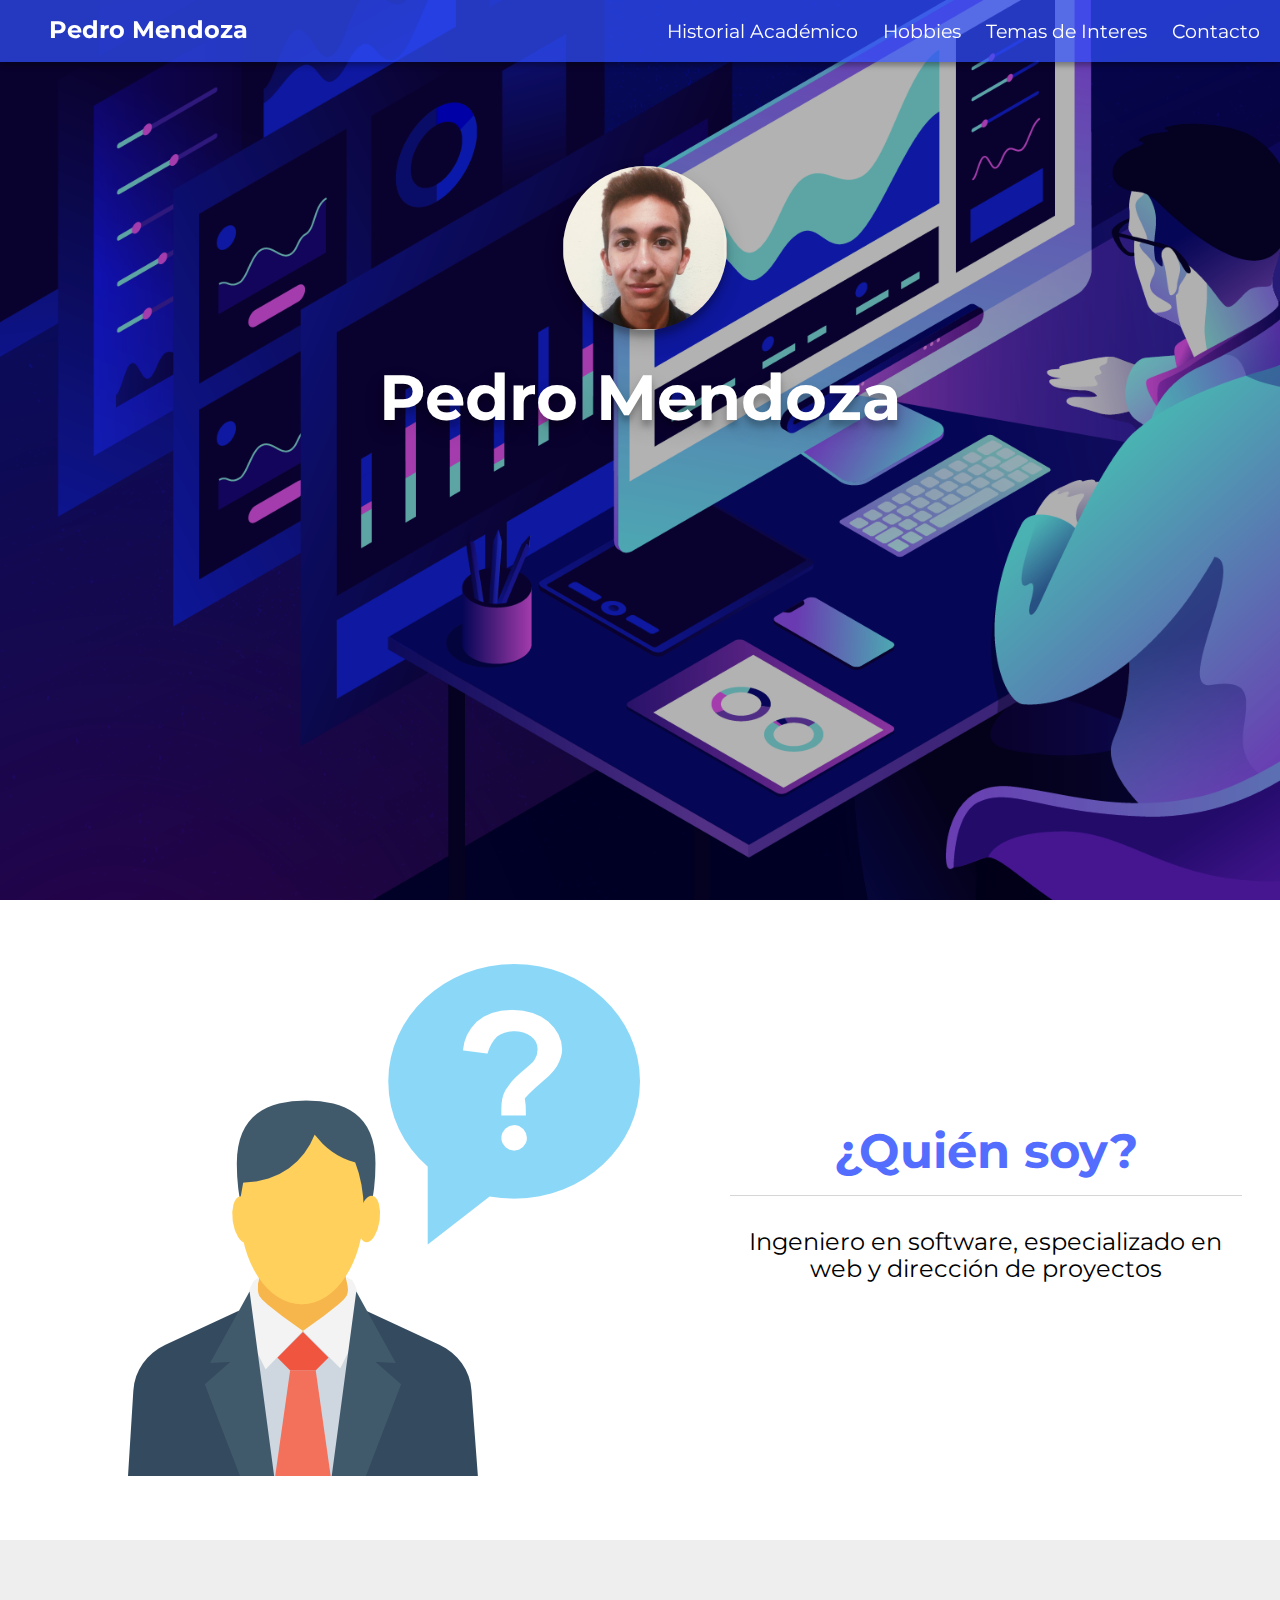
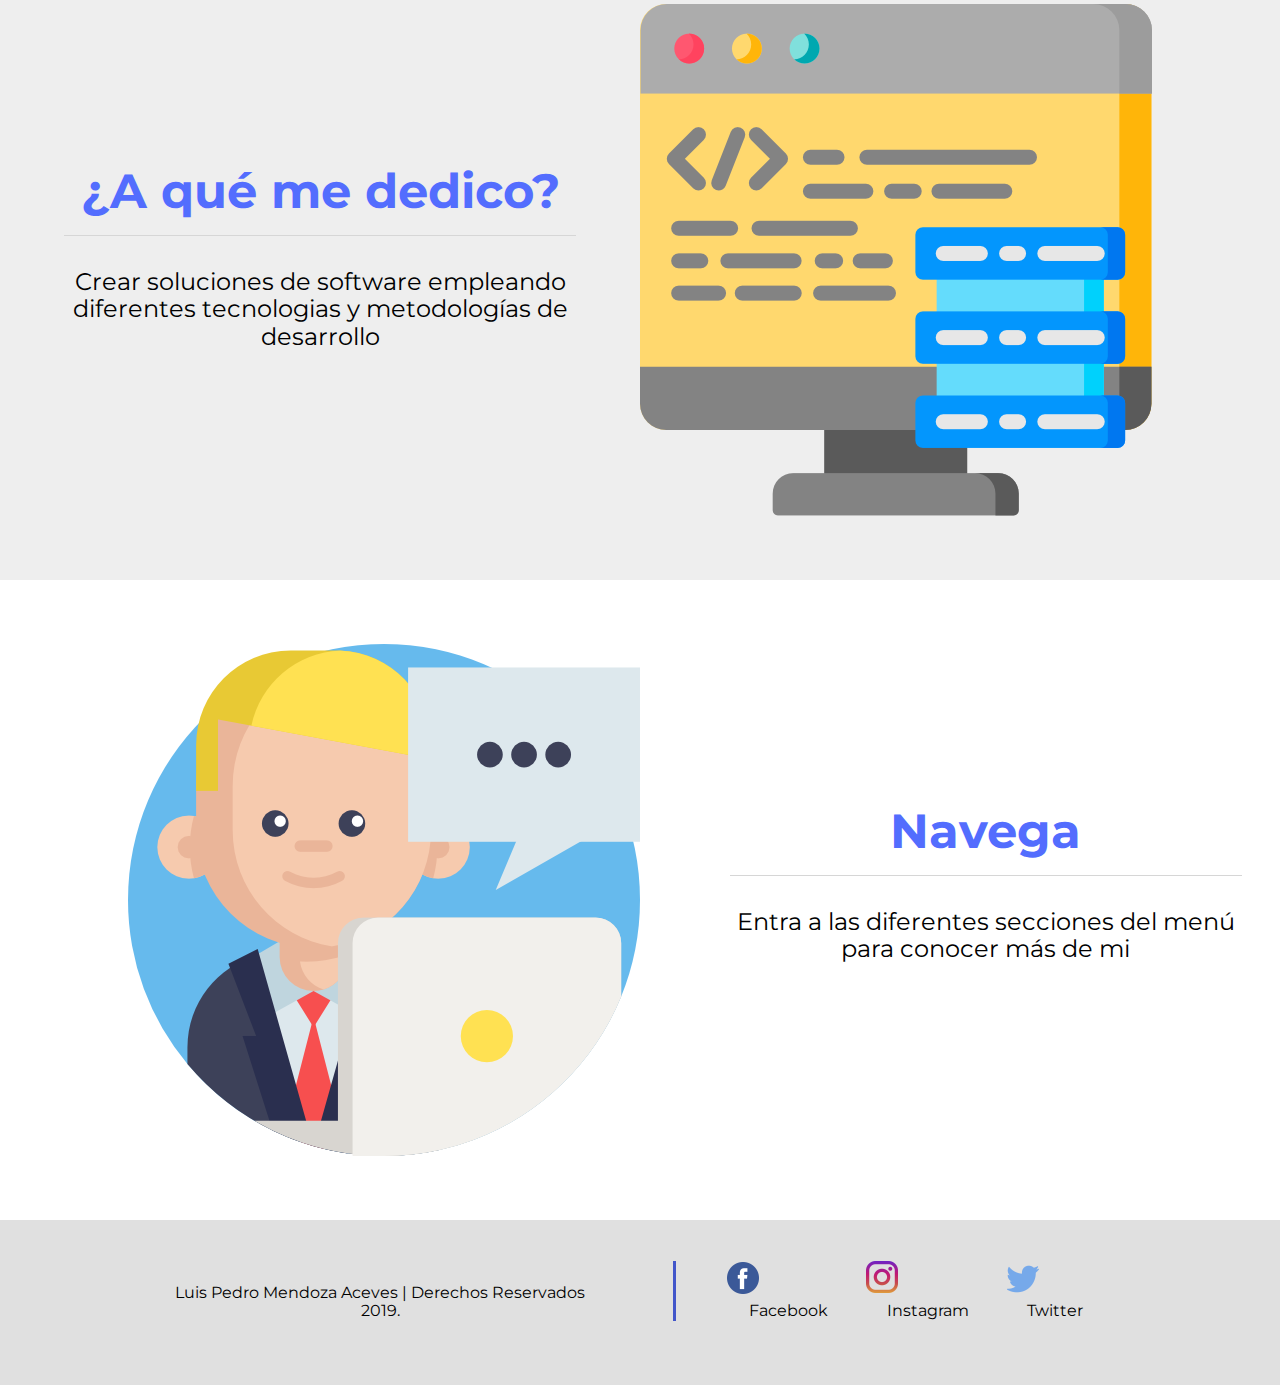
<file: index.html>
<!DOCTYPE html>
<html lang="en">

<head>
   <meta charset="UTF-8">
   <meta name="viewport" content="width=device-width, initial-scale=1.0">
   <meta http-equiv="X-UA-Compatible" content="ie=edge">
   <link rel="shortcut icon" href="img/imgDevelopment.png" type="image/x-icon">
   <link rel="stylesheet" href="css/normalize.css">
   <link rel="stylesheet" href="css/style.css">
   <title>Pedro Mendoza</title>
</head>

<body>

   <header>
      <div class="backHeader">
         <div class="menuBar" id="menuBar">
            <h1><a href="index.html">Pedro Mendoza</a></h1>
            <nav>
               <ul>
                  <a href="estudios.html" class="linkBorder"><li>Historial Académico</li></a>
                  <a href="hobbies.html" class="linkBorder"><li>Hobbies</li></a>
                  <a href="interes.html" class="linkBorder"><li>Temas de Interes</li></a>
                  <a href="contacto.html" class="linkBorder"><li>Contacto</li></a>
               </ul>
            </nav>
         </div>

         <img class="imgContent">  
         <h1 class="imgTitle">Pedro Mendoza</h1>        

      </div>


   </header>

   <section>

      <article class="imageTextContent">
         <div class="imgContent">
            <img src="img/imgWho.png">
            <div class="textContent">
               <h1>
                  ¿Quién soy?
               </h1>
               <p>
                  Ingeniero en software, especializado en web y dirección de proyectos
               </p>
            </div>
         </div>
      </article>
      <article class="imageTextContent grey">
         <div class="imgContentRight">
            <div class="textContentLeft">
               <h1>
                  ¿A qué me dedico?
               </h1>
               <p>
                  Crear soluciones de software empleando diferentes tecnologias y metodologías de desarrollo
               </p>
            </div>
            <img src="img/imgDevelopment.png">
         </div>
      </article>

      <article class="imageTextContent">
         <div class="imgContent">
            <img src="img/imgMeet.png">
            <div class="textContent">
               <h1>
                  Navega
               </h1>
               <p>
                  Entra a las diferentes secciones del menú para conocer más de mi
               </p>
            </div>
         </div>
      </article>
   </section>
   <footer>
      
      <div class="data">
         <p>Luis Pedro Mendoza Aceves   |   Derechos Reservados 2019.</p>
      </div>
      <div class="socialNetworks">
         <div><a href="https://www.facebook.com/pedroslipknot333" target="_blank"><img src="img/facebook.png"><p>Facebook</p></a></div>
         <div><a href="https://www.instagram.com/luispedro_mendoza/" target="_blank"><img src="img/instagram.png"><p>Instagram</p></a></div>
         <div><a href="https://twitter.com/Vengeace1633" target="_blank"><img src="img/twitter.png"><p>Twitter</p></a></div>
      </div>

   </footer>

</body>

</html>
</file>
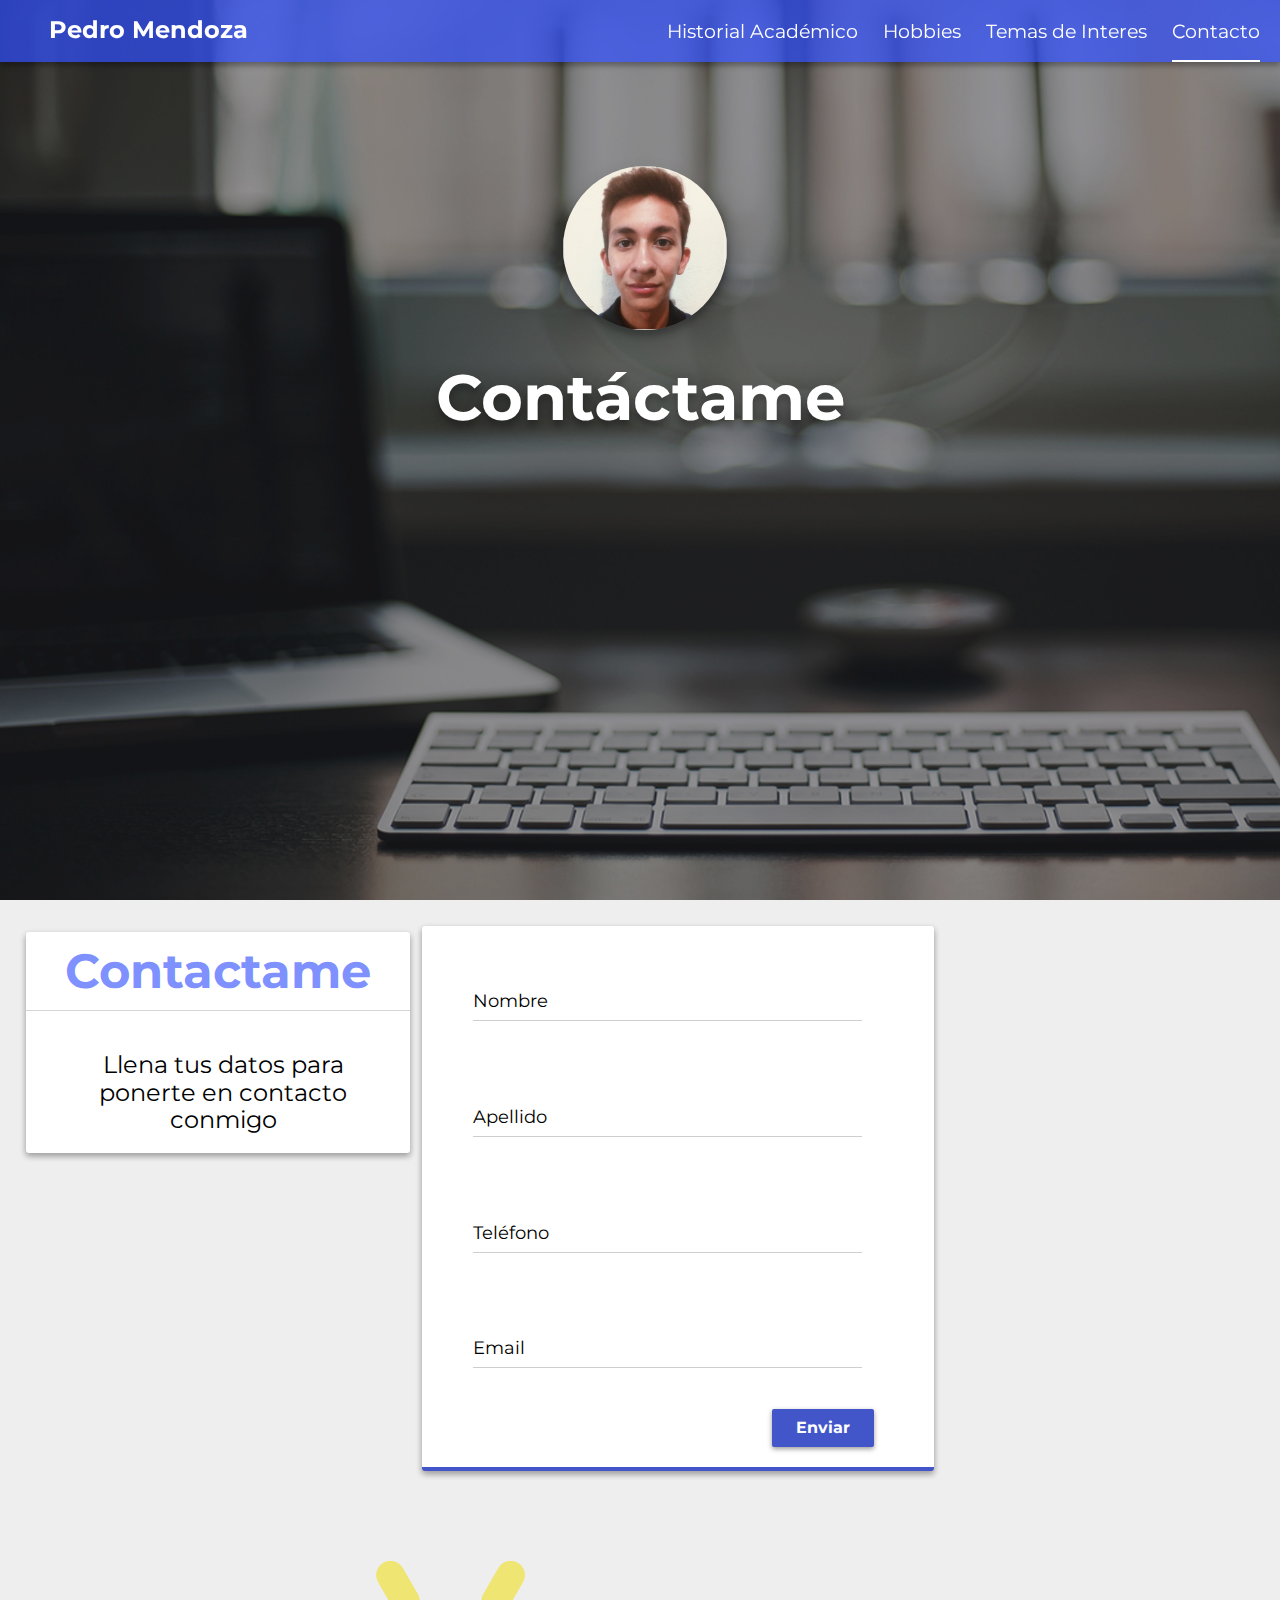
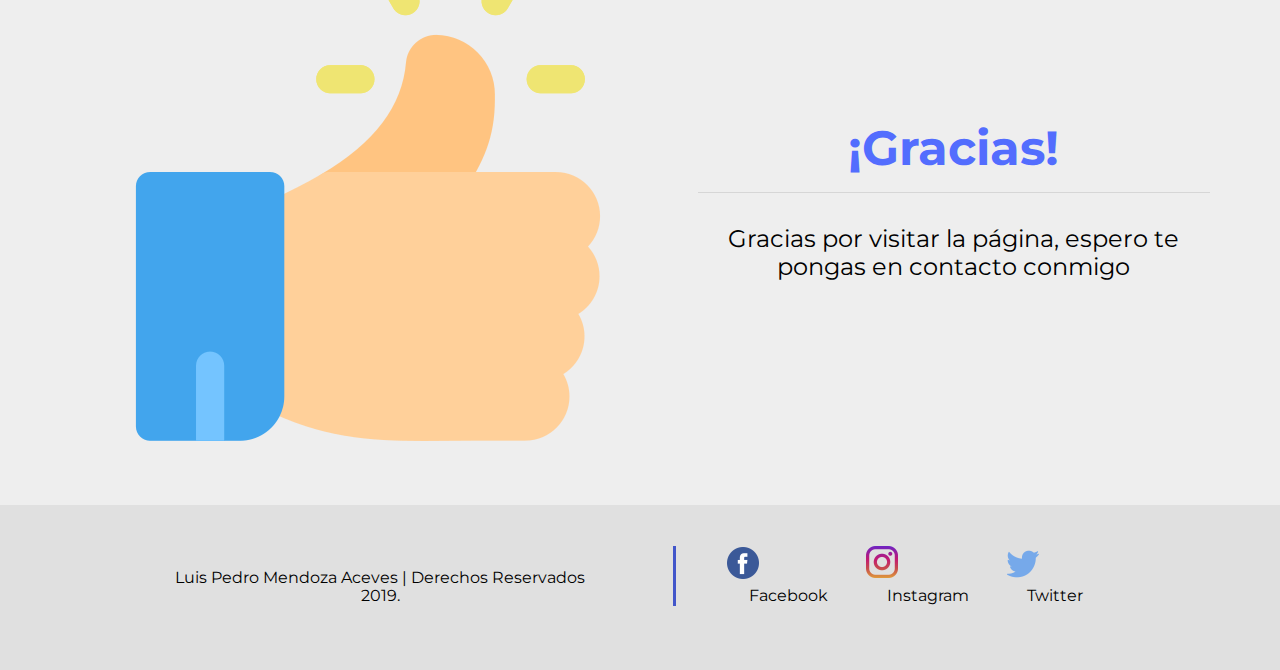
<file: contacto.html>
<!DOCTYPE html>
<html lang="en">

<head>
   <meta charset="UTF-8">
   <meta name="viewport" content="width=device-width, initial-scale=1.0">
   <meta http-equiv="X-UA-Compatible" content="ie=edge">
   <link rel="shortcut icon" href="img/imgDevelopment.png" type="image/x-icon">
   <link rel="stylesheet" href="css/normalize.css">
   <link rel="stylesheet" href="css/style.css">
   <title>Pedro Mendoza</title>
</head>

<body class="grey">

   <header class="hobbies contact">
      <div class="backHeader">
         <div class="menuBar" id="menuBar">
            <h1><a href="index.html">Pedro Mendoza</a></h1>
            <nav>
               <ul>
                  <a href="estudios.html" class="linkBorder"><li>Historial Académico</li></a>
                  <a href="hobbies.html" class="linkBorder"><li>Hobbies</li></a>
                  <a href="interes.html" class="linkBorder"><li>Temas de Interes</li></a>
                  <a href="contacto.html" class="activeBorder"><li>Contacto</li></a>
               </ul>
            </nav>
         </div>

         <img class="imgContent">  
         <h1 class="imgTitle">Contáctame</h1>  

      </div>


   </header>

   <aside>
      <div class="asideContent">
         <h1>
            Contactame
         </h1>
         <p>
            Llena tus datos para ponerte en contacto conmigo
         </p>

      </div>
   </aside>

   <section class="formContent">

      <article class="imageTextContent">
         <form class="form">

            <div class="inputContent">
               <input id="txtNumber" class="txt" type="text" required>
               <label>Nombre</label>
            </div>
         
            <div class="inputContent">
               <input id="txtNumber" class="txt" type="text" required>
               <label>Apellido</label>
            </div>

            <div class="inputContent">
               <input id="txtPhone" class="txt" type="number" required>
               <label>Teléfono</label>
            </div>

            <div class="inputContent">
               <input id="txtEmail" class="txt" type="email" required>
               <label>Email</label>
            </div>
            
            <button id="btnSend">Enviar</button>

         </form>
      </article>

   </section>

   <section>
      <article class="imageTextContent">
         <div class="imgContent">
            <img src="img/imgLike.png">
            <div class="textContent">
               <h1>
                  ¡Gracias!
               </h1>
               <p>
                  Gracias por visitar la página, espero te pongas en contacto conmigo
               </p>
            </div>
         </div>
      </article>
   </section>
   <footer>

      <div class="data">
         <p>Luis Pedro Mendoza Aceves | Derechos Reservados 2019.</p>
      </div>
      <div class="socialNetworks">
         <div><a href="https://www.facebook.com/pedroslipknot333" target="_blank"><img src="img/facebook.png"><p>Facebook</p></a></div>
         <div><a href="https://www.instagram.com/luispedro_mendoza/" target="_blank"><img src="img/instagram.png"><p>Instagram</p></a></div>
         <div><a href="https://twitter.com/Vengeace1633" target="_blank"><img src="img/twitter.png"><p>Twitter</p></a></div>
      </div>

   </footer>

</body>

</html>
</file>
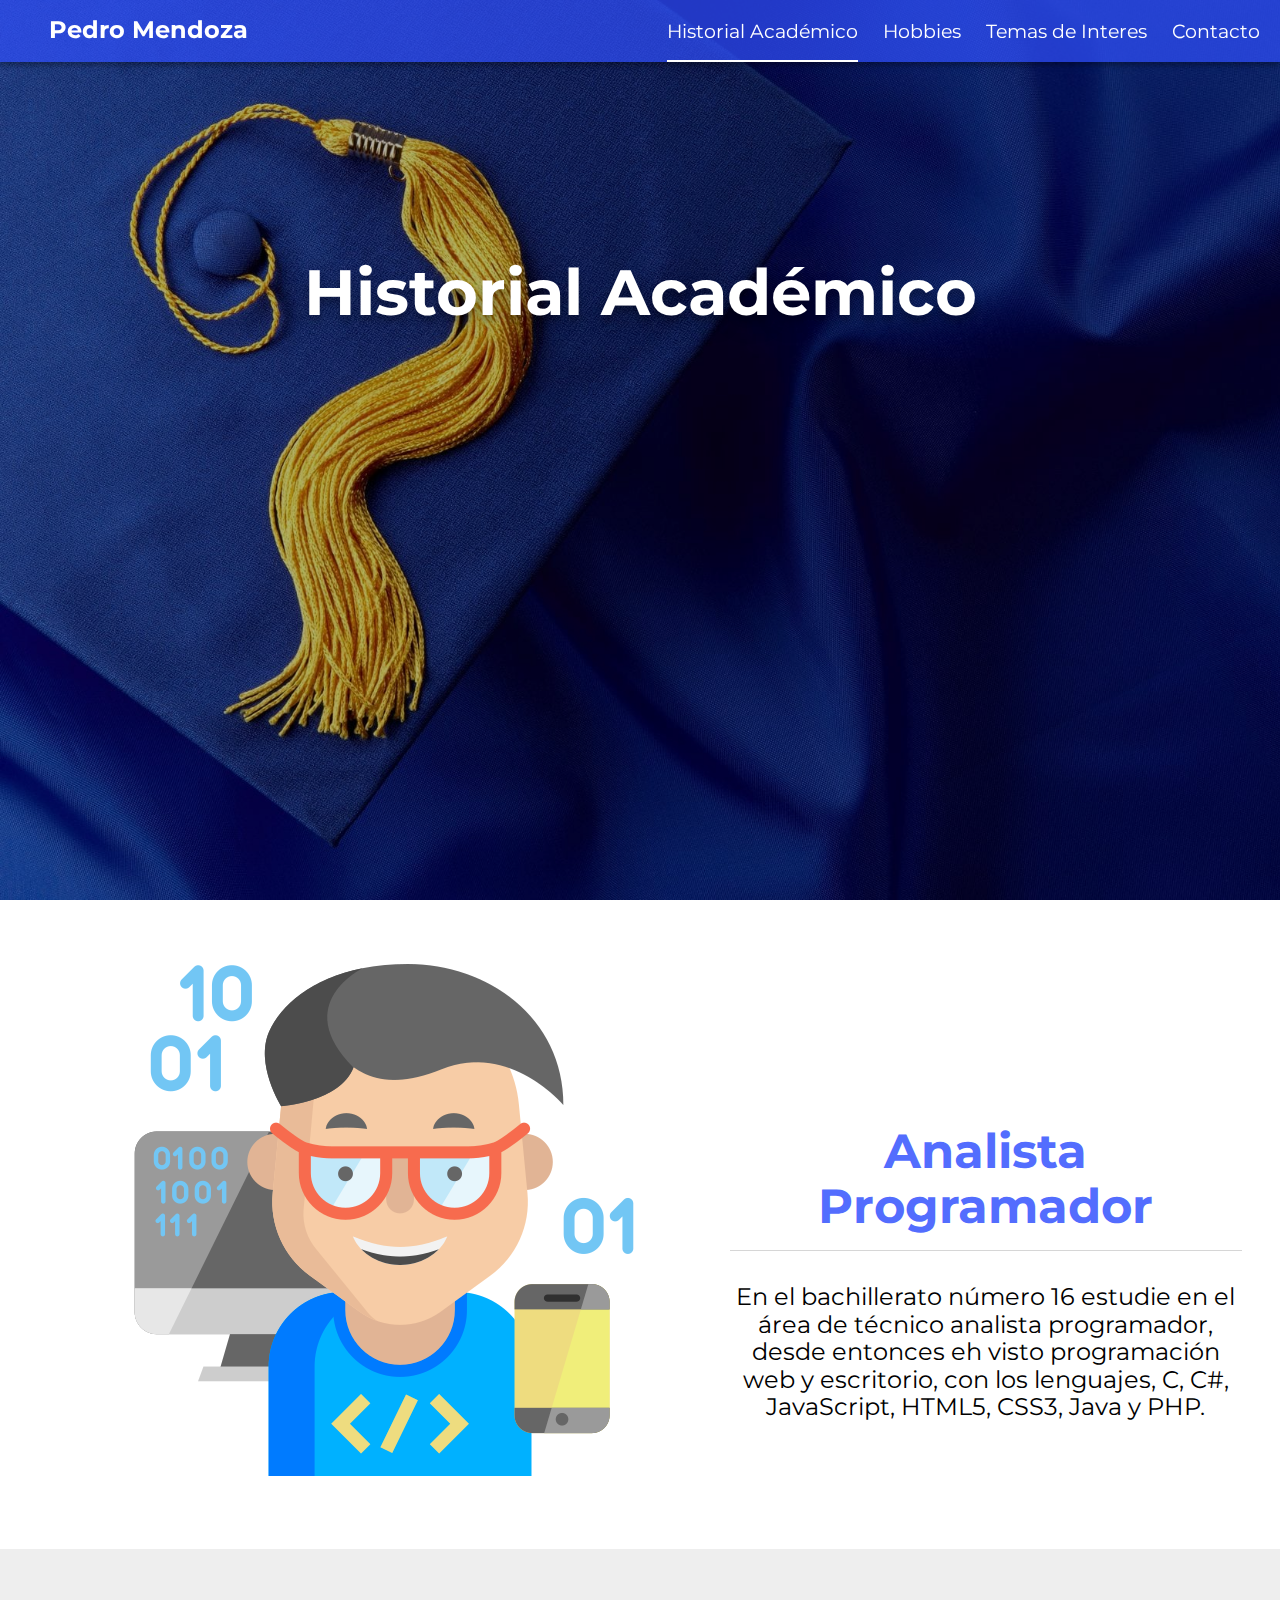
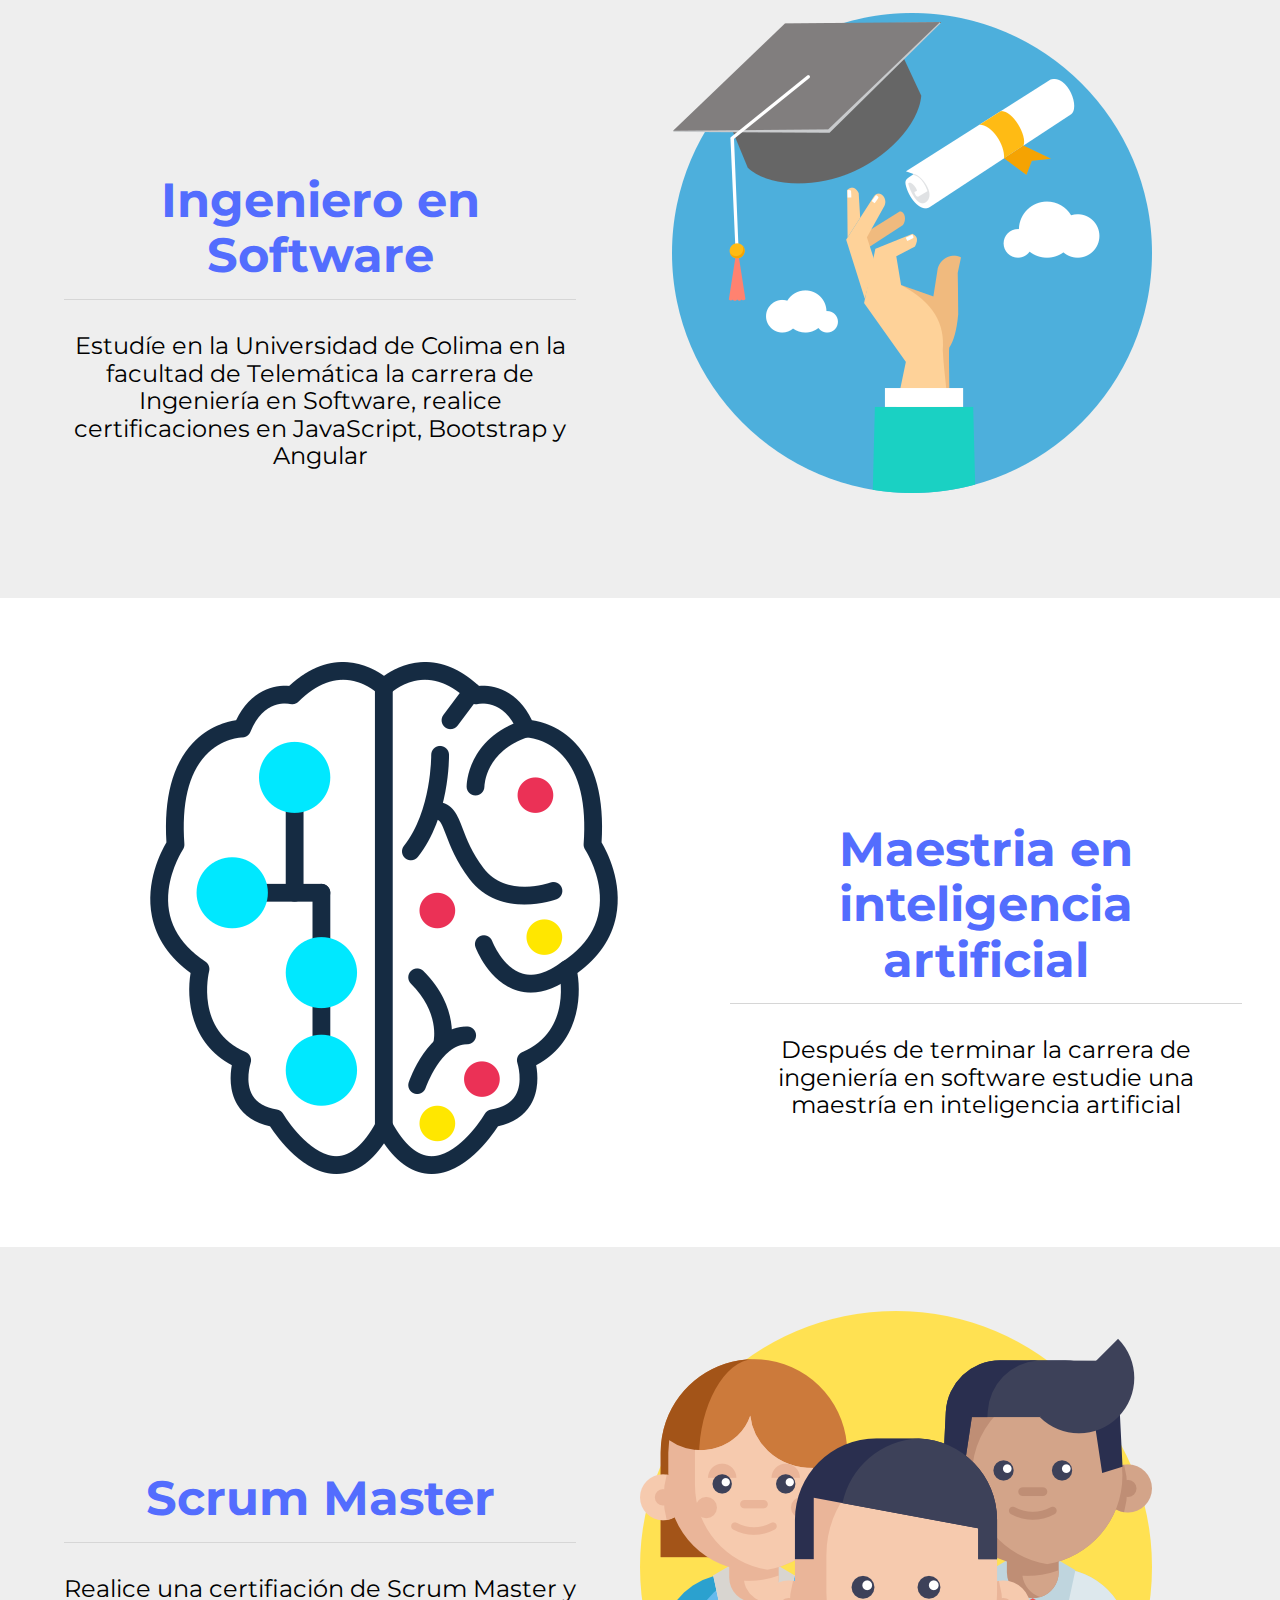
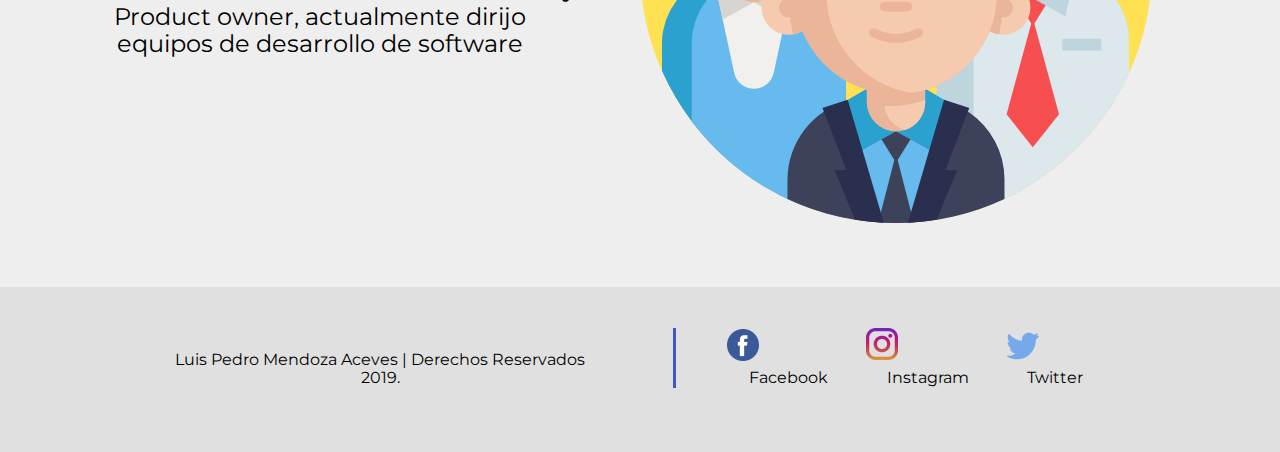
<file: estudios.html>
<!DOCTYPE html>
<html lang="en">

<head>
   <meta charset="UTF-8">
   <meta name="viewport" content="width=device-width, initial-scale=1.0">
   <meta http-equiv="X-UA-Compatible" content="ie=edge">
   <link rel="shortcut icon" href="img/imgDevelopment.png" type="image/x-icon">
   <link rel="stylesheet" href="css/normalize.css">
   <link rel="stylesheet" href="css/style.css">
   <title>Pedro Mendoza</title>
</head>

<body>

   <header class="academic">
      <div class="backHeader">
         <div class="menuBar" id="menuBar">
            <h1><a href="index.html">Pedro Mendoza</a></h1>
            <nav>
               <ul>
                  <a href="estudios.html" class="activeBorder"><li>Historial Académico</li></a>
                  <a href="hobbies.html" class="linkBorder"><li>Hobbies</li></a>
                  <a href="interes.html" class="linkBorder"><li>Temas de Interes</li></a>
                  <a href="contacto.html" class="linkBorder"><li>Contacto</li></a>
               </ul>
            </nav>
         </div>

         <h1 class="title">Historial Académico</h1>

      </div>


   </header>

   <section>

      <article class="imageTextContent">
         <div class="imgContent">
            <img src="img/imgProgrammer.png">
            <div class="textContent">
               <h1>
                  Analista Programador
               </h1>
               <p>
                  En el bachillerato número 16 estudie en el área de técnico analista programador, desde entonces eh visto programación 
                  web y escritorio, con los lenguajes, C, C#, JavaScript, HTML5, CSS3, Java y PHP.
               </p>
            </div>
         </div>
      </article>
      <article class="imageTextContent grey">
         <div class="imgContentRight">
            <div class="textContentLeft">
               <h1>
                  Ingeniero en Software
               </h1>
               <p>
                  Estudíe en la Universidad de Colima en la facultad de Telemática la carrera de Ingeniería en Software,
                  realice certificaciones en JavaScript, Bootstrap y Angular
               </p>
            </div>
            <img src="img/imgGraduation.png">
         </div>
      </article>

      <article class="imageTextContent">
         <div class="imgContent">
            <img src="img/imgBrain.png">
            <div class="textContent">
               <h1>
                  Maestria en inteligencia artificial
               </h1>
               <p>
                  Después de terminar la carrera de ingeniería en software estudie una maestría en inteligencia artificial
               </p>
            </div>
         </div>
      </article>
      <article class="imageTextContent grey">
         <div class="imgContentRight">
            <div class="textContentLeft">
               <h1>
                  Scrum Master
               </h1>
               <p>
                  Realice una certifiación de Scrum Master y Product owner, actualmente dirijo equipos de desarrollo de software
               </p>
            </div>
            <img src="img/imgTeam.png">
         </div>
      </article>
   </section>
   <footer>
      
      <div class="data">
         <p>Luis Pedro Mendoza Aceves   |   Derechos Reservados 2019.</p>
      </div>
      <div class="socialNetworks">
         <div><a href="https://www.facebook.com/pedroslipknot333" target="_blank"><img src="img/facebook.png"><p>Facebook</p></a></div>
         <div><a href="https://www.instagram.com/luispedro_mendoza/" target="_blank"><img src="img/instagram.png"><p>Instagram</p></a></div>
         <div><a href="https://twitter.com/Vengeace1633" target="_blank"><img src="img/twitter.png"><p>Twitter</p></a></div>
      </div>

   </footer>

</body>

</html>
</file>
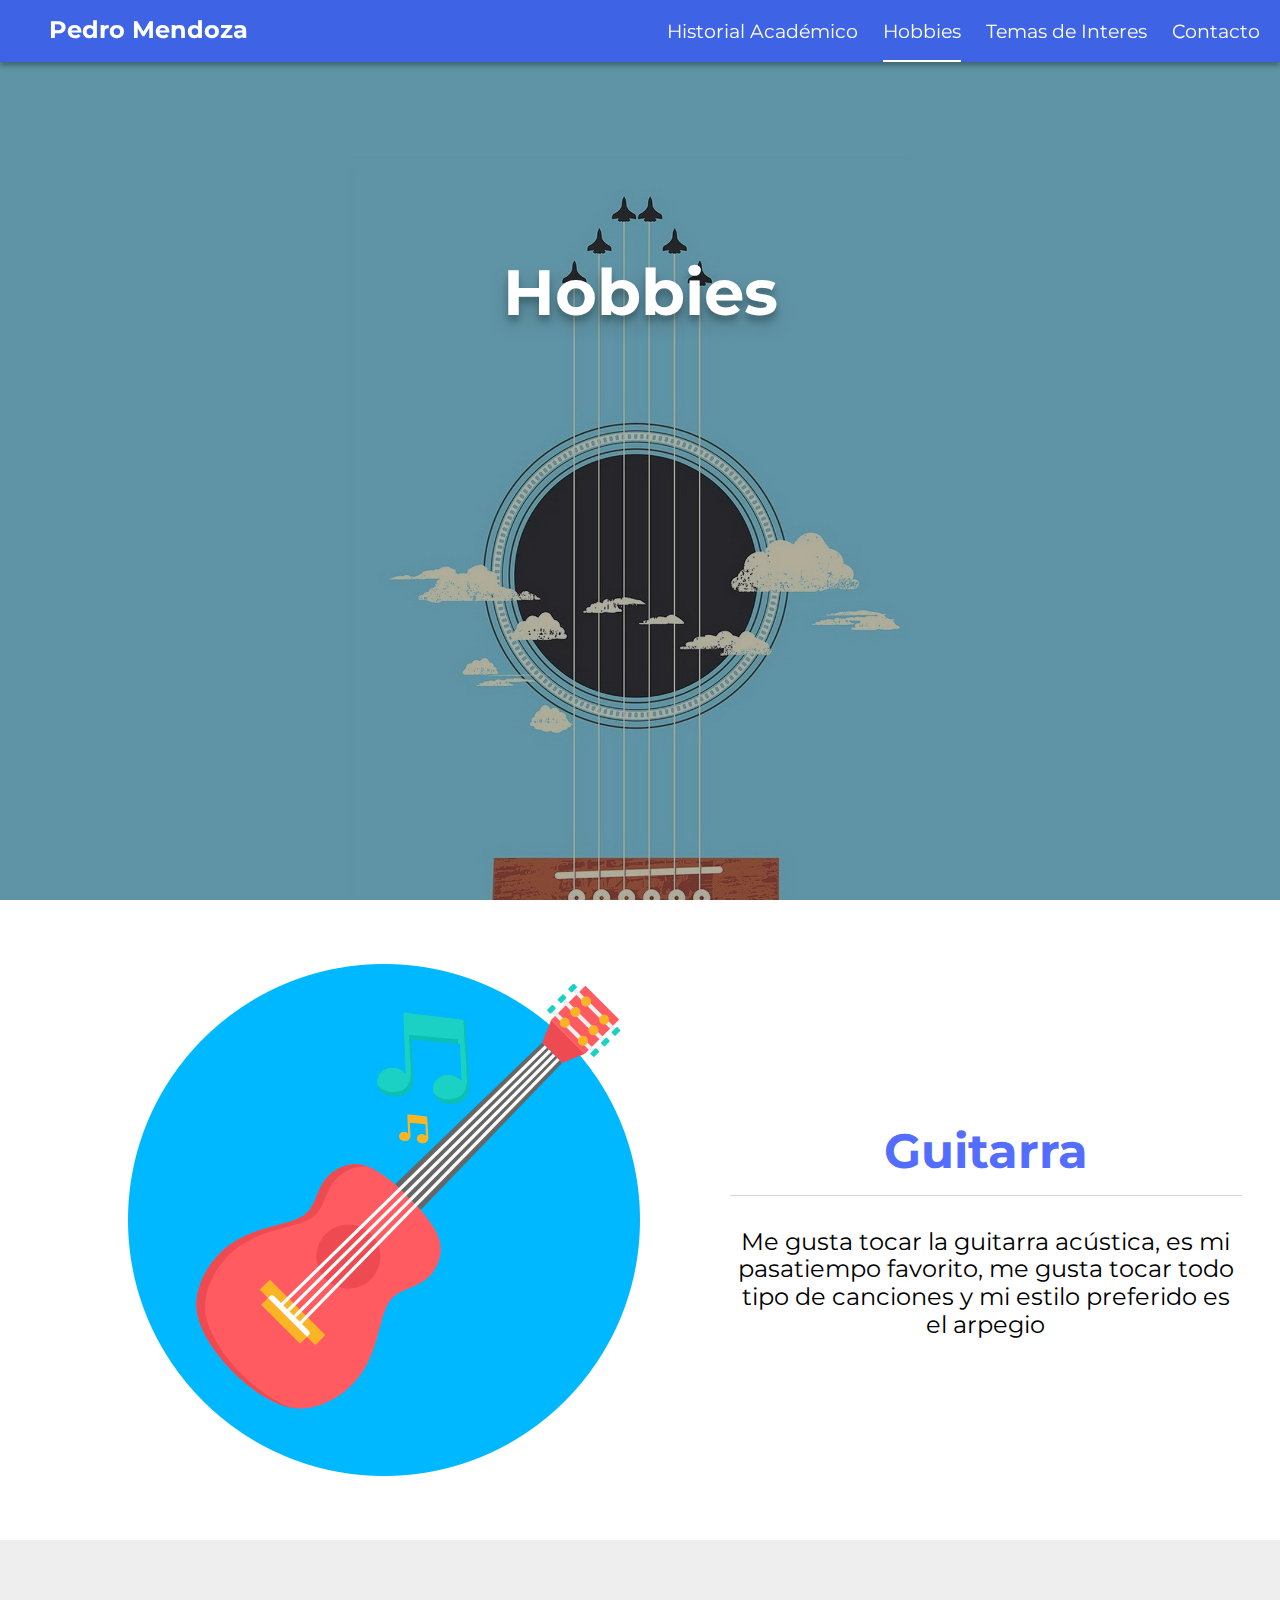
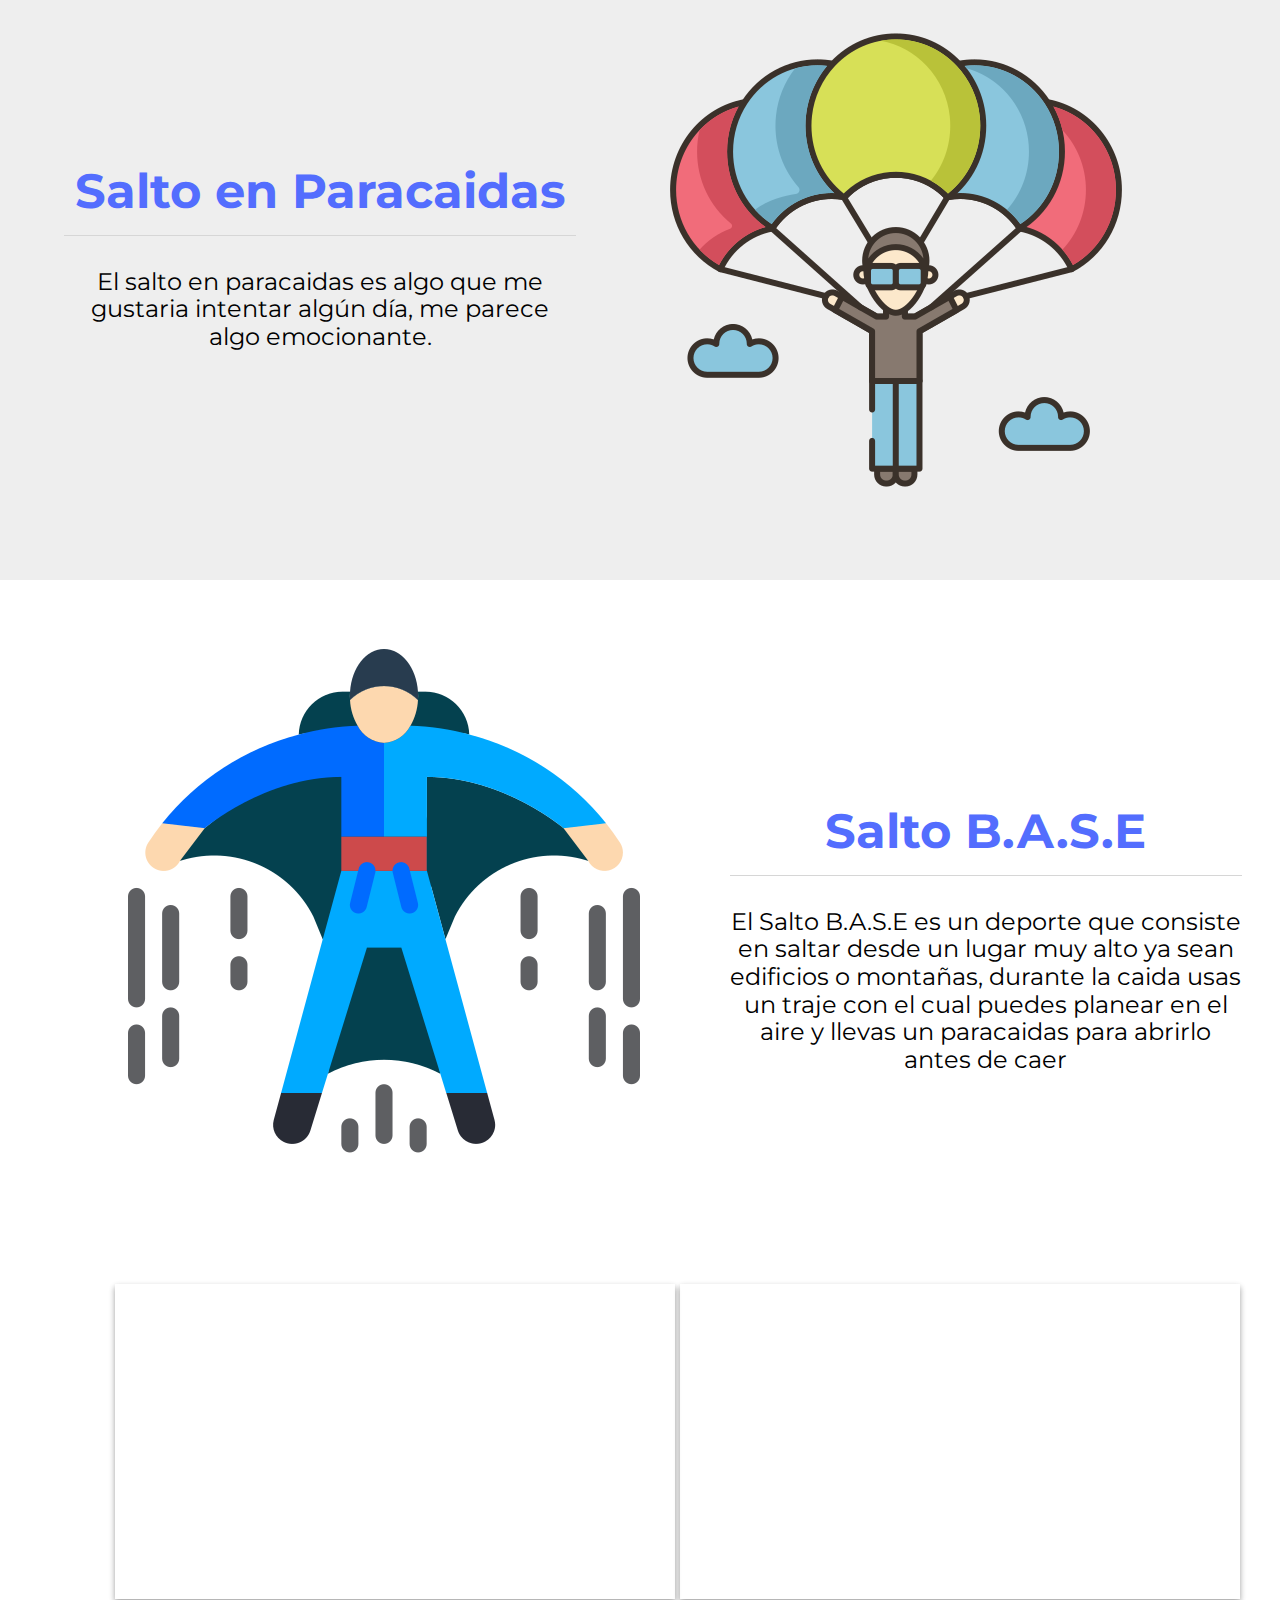
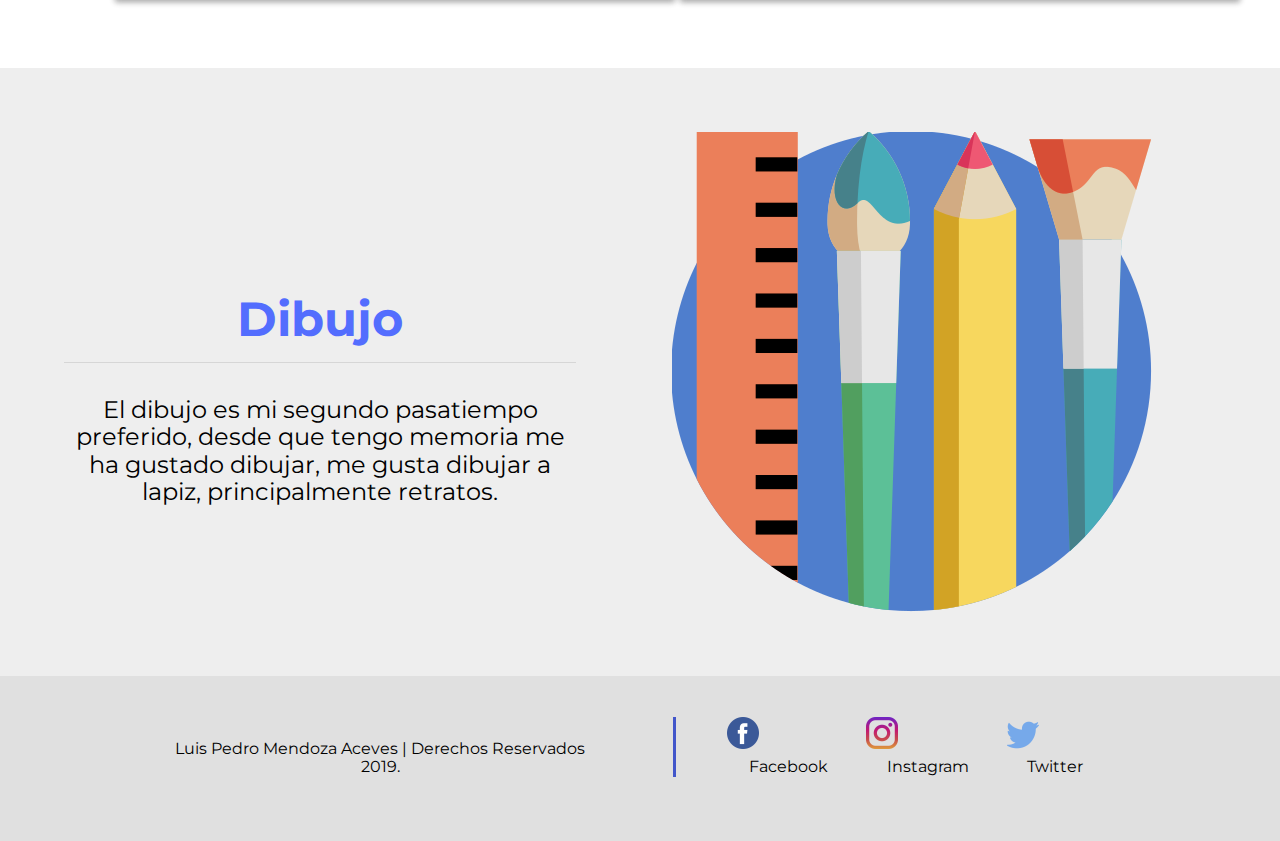
<file: hobbies.html>
<!DOCTYPE html>
<html lang="en">

<head>
   <meta charset="UTF-8">
   <meta name="viewport" content="width=device-width, initial-scale=1.0">
   <meta http-equiv="X-UA-Compatible" content="ie=edge">
   <link rel="shortcut icon" href="img/imgDevelopment.png" type="image/x-icon">
   <link rel="stylesheet" href="css/normalize.css">
   <link rel="stylesheet" href="css/style.css">
   <title>Pedro Mendoza</title>
</head>

<body>

   <header class="hobbies">
      <div class="backHeader">
         <div class="menuBar" id="menuBar">
            <h1><a href="index.html">Pedro Mendoza</a></h1>
            <nav>
               <ul>
                  <a href="estudios.html" class="linkBorder"><li>Historial Académico</li></a>
                  <a href="hobbies.html" class="activeBorder"><li>Hobbies</li></a>
                  <a href="interes.html" class="linkBorder"><li>Temas de Interes</li></a>
                  <a href="contacto.html" class="linkBorder"><li>Contacto</li></a>
               </ul>
            </nav>
         </div>

         <h1 class="title">Hobbies</h1>

      </div>


   </header>

   <section>

      <article class="imageTextContent">
         <div class="imgContent">
            <img src="img/imgGuitar.png">
            <div class="textContent">
               <h1>
                  Guitarra
               </h1>
               <p>
                  Me gusta tocar la guitarra acústica, es mi pasatiempo favorito, me gusta tocar todo tipo de canciones
                  y mi estilo preferido es el arpegio
               </p>
            </div>
         </div>
      </article>
      
      <article class="imageTextContent grey">
         <div class="imgContentRight">
            <div class="textContentLeft">
               <h1>
                  Salto en Paracaidas
               </h1>
               <p>
                  El salto en paracaidas es algo que me gustaria intentar algún día, me parece algo emocionante.
               </p>
            </div>
            <img src="img/imgParachute.png">
         </div>
      </article>

      <article class="imageTextContent">
         <div class="imgContent">
            <img src="img/imgBase.png">
            <div class="textContent">
               <h1>
                  Salto B.A.S.E
               </h1>
               <p>
                  El Salto B.A.S.E es un deporte que consiste en saltar desde un lugar muy alto
                  ya sean edificios o montañas, durante la caida usas un traje con el cual puedes planear en el aire y llevas un paracaidas 
                  para abrirlo antes de caer
               </p>
            </div>
         </div>
      </article>
      <article class="imageTextContent">
         <div class="imgContentRight">
            <iframe width="560" height="315" src="https://www.youtube.com/embed/Fhskvloj1gE" frameborder="0" allow="accelerometer; autoplay; encrypted-media; gyroscope; picture-in-picture" style="margin-left: 9%;" allowfullscreen></iframe>
            <iframe width="560" height="315" src="https://www.youtube.com/embed/-C_jPcUkVrM" frameborder="0" allow="accelerometer; autoplay; encrypted-media; gyroscope; picture-in-picture" allowfullscreen></iframe>
         </div>
      </article>
      <article class="imageTextContent grey">
         <div class="imgContentRight">
            <div class="textContentLeft">
               <h1>
                  Dibujo
               </h1>
               <p>
                  El dibujo es mi segundo pasatiempo preferido, desde que tengo memoria me ha gustado dibujar, me gusta dibujar
                  a lapiz, principalmente retratos.
               </p>
            </div>
            <img src="img/imgDrawing.png">
         </div>
      </article>
   </section>
   <footer>
      
      <div class="data">
         <p>Luis Pedro Mendoza Aceves   |   Derechos Reservados 2019.</p>
      </div>
      <div class="socialNetworks">
         <div><a href="https://www.facebook.com/pedroslipknot333"target="_blank"><img src="img/facebook.png"><p>Facebook</p></a></div>
         <div><a href="https://www.instagram.com/luispedro_mendoza/"target="_blank"><img src="img/instagram.png"><p>Instagram</p></a></div>
         <div><a href="https://twitter.com/Vengeace1633"target="_blank"><img src="img/twitter.png"><p>Twitter</p></a></div>
      </div>

   </footer>

</body>

</html>
</file>
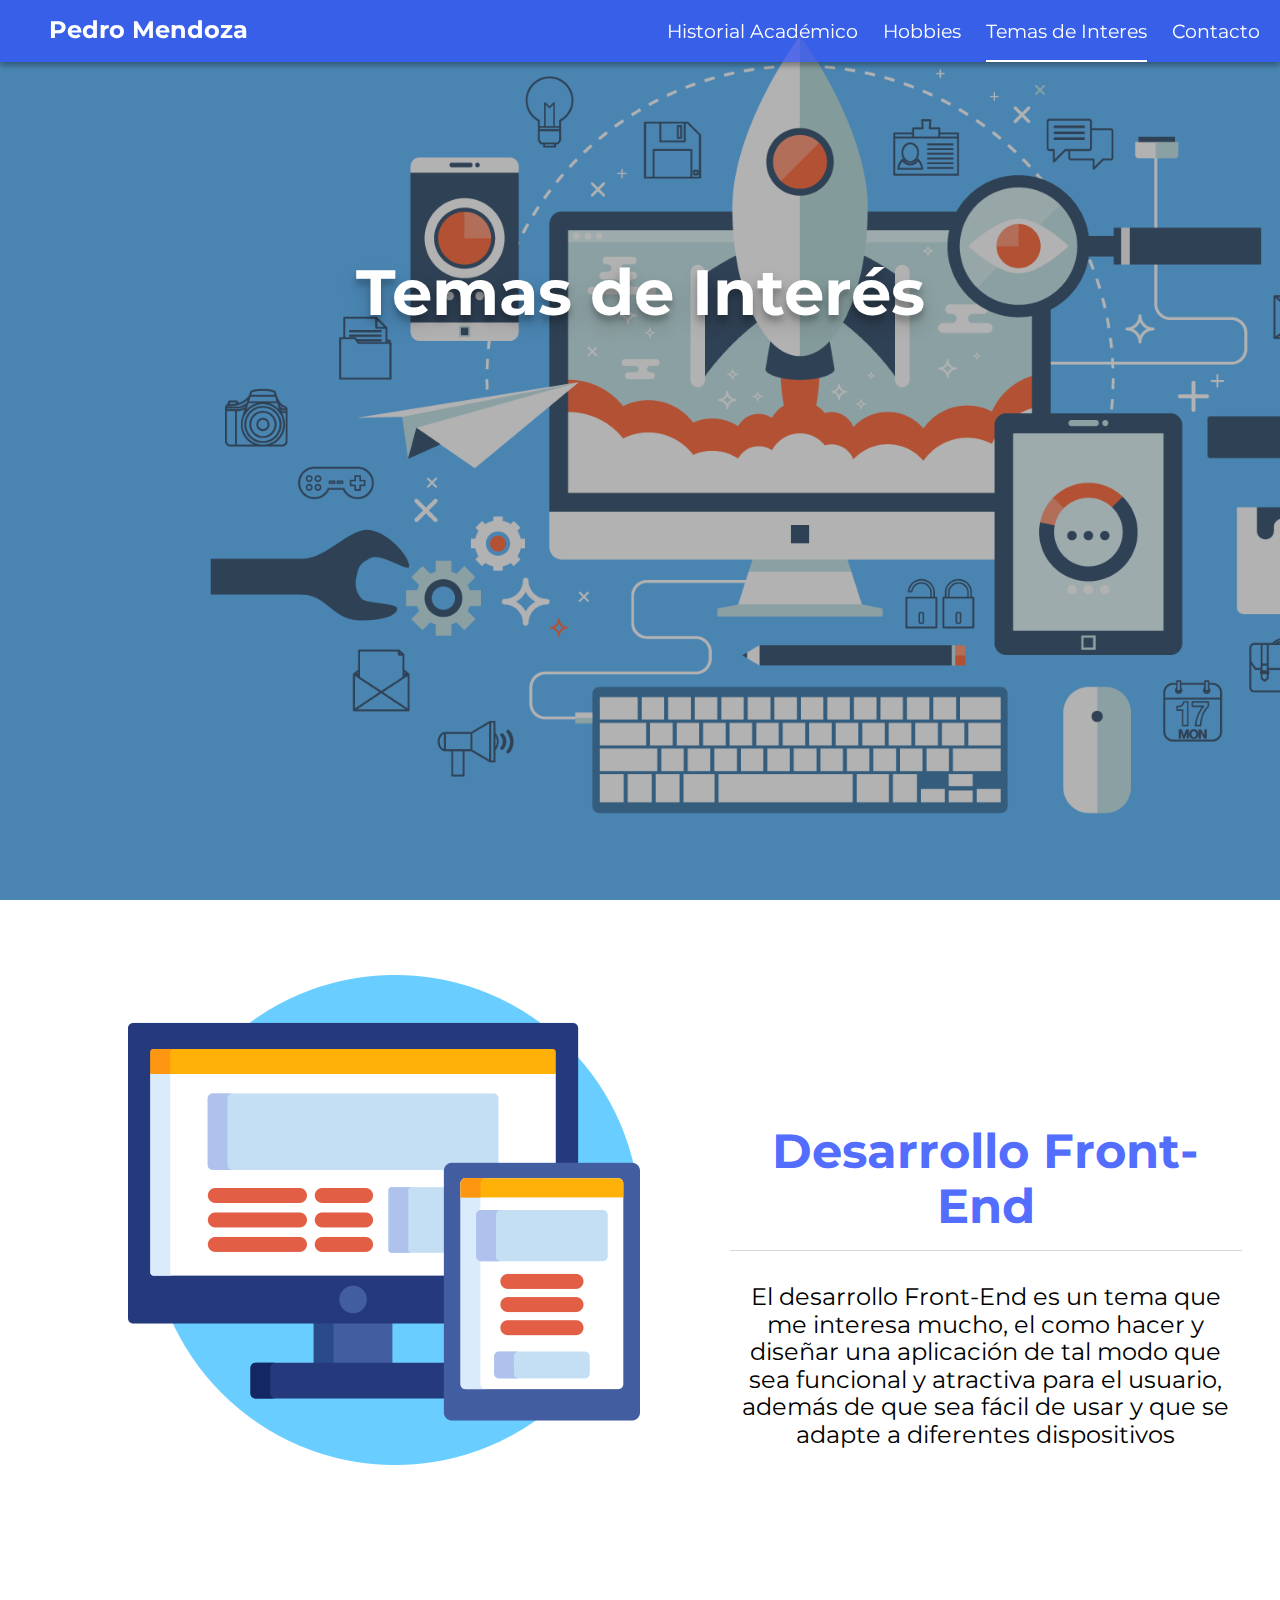
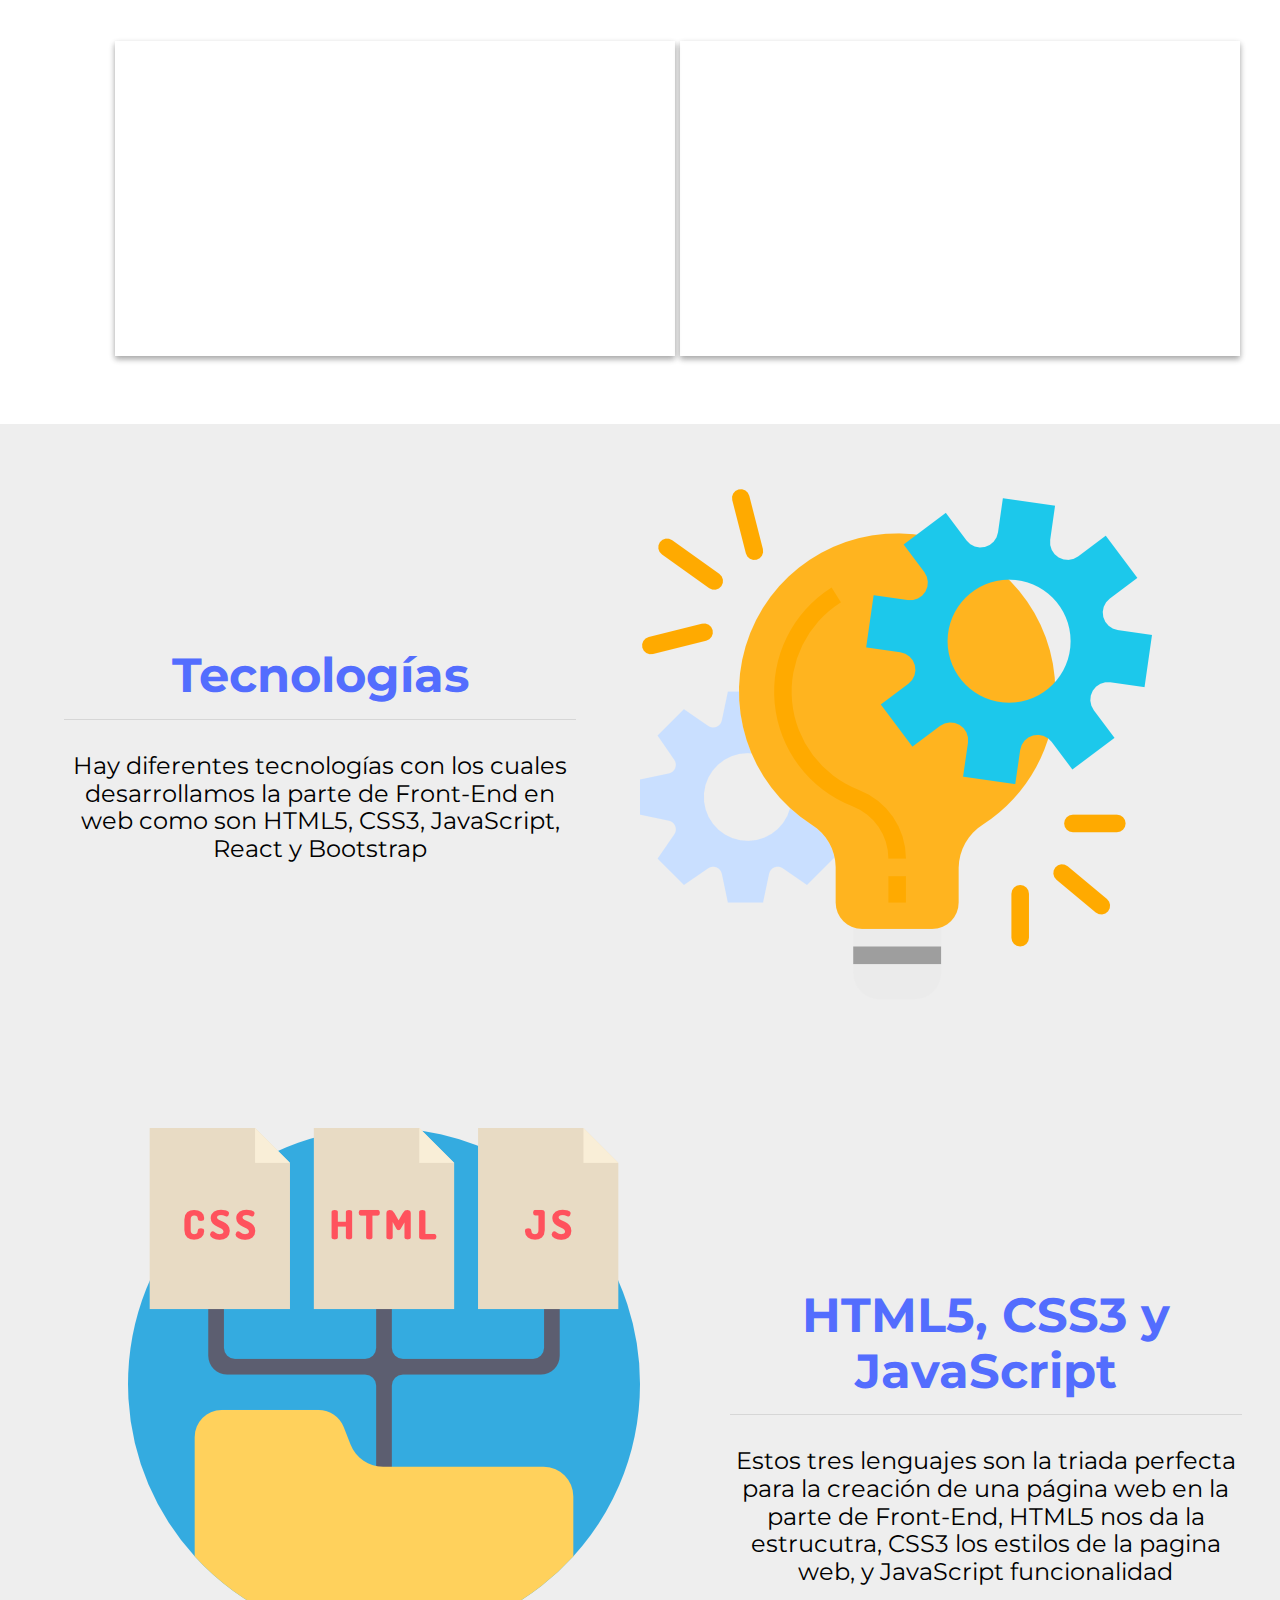
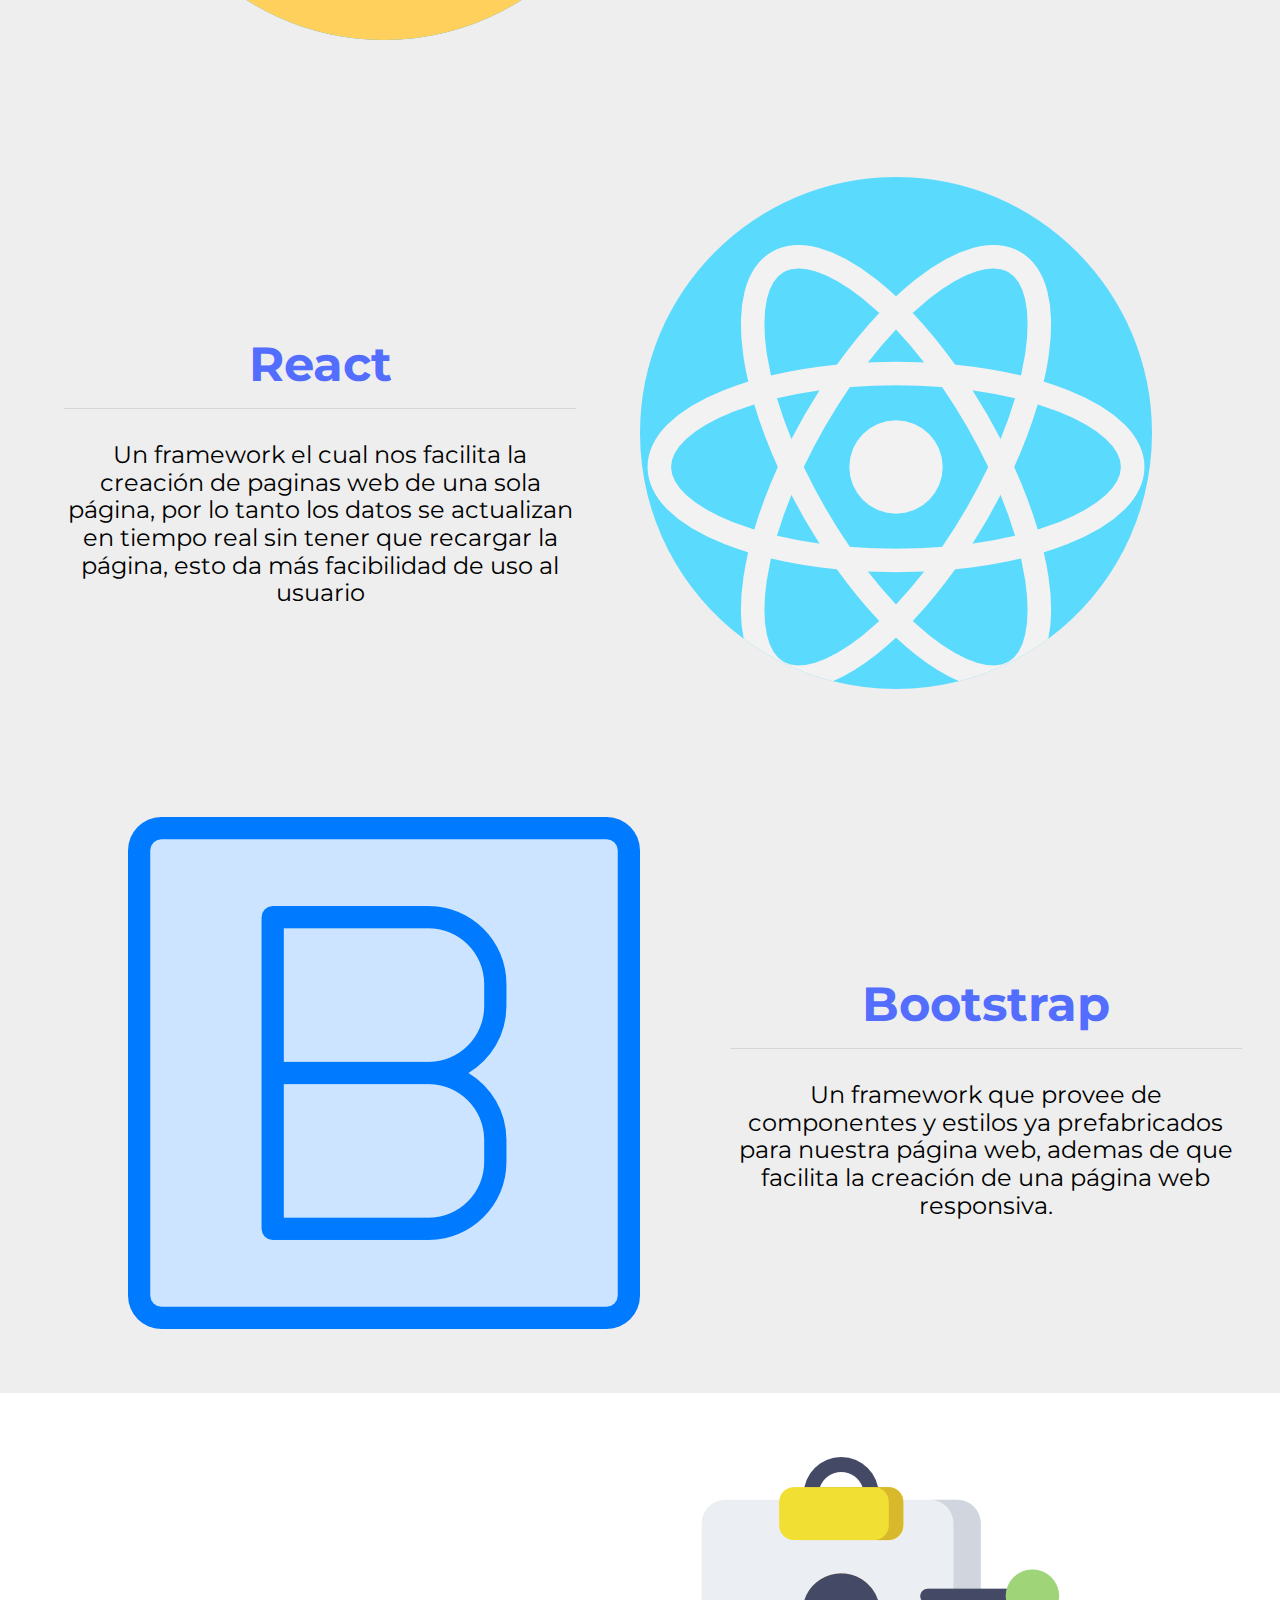
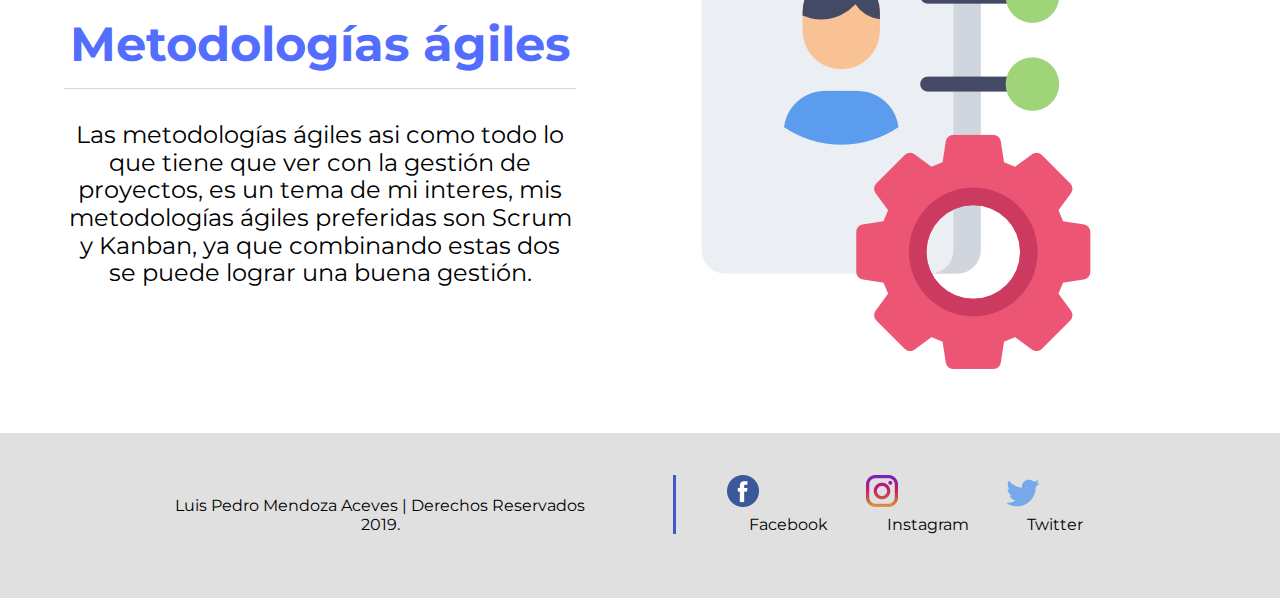
<file: interes.html>
<!DOCTYPE html>
<html lang="en">

<head>
   <meta charset="UTF-8">
   <meta name="viewport" content="width=device-width, initial-scale=1.0">
   <meta http-equiv="X-UA-Compatible" content="ie=edge">
   <link rel="shortcut icon" href="img/imgDevelopment.png" type="image/x-icon">
   <link rel="stylesheet" href="css/normalize.css">
   <link rel="stylesheet" href="css/style.css">
   <title>Pedro Mendoza</title>
</head>

<body>

   <header class="interes">
      <div class="backHeader">
         <div class="menuBar" id="menuBar">
            <h1><a href="index.html">Pedro Mendoza</a></h1>
            <nav>
               <ul>
                  <a href="estudios.html" class="linkBorder"><li>Historial Académico</li></a>
                  <a href="hobbies.html" class="linkBorder"><li>Hobbies</li></a>
                  <a href="interes.html" class="activeBorder"><li>Temas de Interes</li></a>
                  <a href="contacto.html" class="linkBorder"><li>Contacto</li></a>
               </ul>
            </nav>
         </div>

         <h1 class="title">Temas de Interés</h1>

      </div>


   </header>

   <section>

      <article class="imageTextContent">
         <div class="imgContent">
            <img src="img/imgResponsive.png">
            <div class="textContent">
               <h1>
                  Desarrollo Front-End
               </h1>
               <p>
                  El desarrollo Front-End es un tema que me interesa mucho, el como hacer y diseñar una aplicación de tal modo
                  que sea funcional y atractiva para el usuario, además de que sea fácil de usar y que se adapte a diferentes
                  dispositivos
               </p>
            </div>
         </div>
      </article>

      <article class="imageTextContent">
         <div class="imgContentRight">
            <iframe width="560" height="315" src="https://www.youtube.com/embed/vsBM3U_3ORU" frameborder="0" allow="accelerometer; autoplay; encrypted-media; gyroscope; picture-in-picture" style="margin-left: 9%" allowfullscreen></iframe>
            <iframe width="560" height="315" src="https://www.youtube.com/embed/NPjzUyax4tw" frameborder="0" allow="accelerometer; autoplay; encrypted-media; gyroscope; picture-in-picture" allowfullscreen></iframe>
         </div>
      </article>
      
      <article class="imageTextContent grey">
         <div class="imgContentRight">
            <div class="textContentLeft">
               <h1>
                  Tecnologías
               </h1>
               <p>
                  Hay diferentes tecnologías con los cuales desarrollamos la parte de Front-End en web
                  como son HTML5, CSS3, JavaScript, React y Bootstrap
               </p>
            </div>
            <img src="img/imgTechnology.png">
         </div>
      </article>

      <article class="imageTextContent grey">
         <div class="imgContent">
            <img src="img/imgTriada.png">
            <div class="textContent">
               <h1>
                  HTML5, CSS3 y JavaScript
               </h1>
               <p>
                  Estos tres lenguajes son la triada perfecta para la creación de una página web en la parte de Front-End,
                  HTML5 nos da la estrucutra, CSS3 los estilos de la pagina web, y JavaScript funcionalidad
               </p>
            </div>
         </div>
      </article>
      <div class="imageTextContent grey">
         <div class="imgContentRight">
            <div class="textContentLeft">
               <h1>
                  React
               </h1>
               <p>
                  Un framework el cual nos facilita la creación de paginas web de una sola página, por lo tanto los datos
                  se actualizan en tiempo real sin tener que recargar la página, esto da más facibilidad de uso al usuario
               </p>
            </div>
            <img src="img/imgReact.png">
         </div>
      </div>
      <div class="imageTextContent grey">
         <div class="imgContent">
            <img src="img/imgBootstrap.png">
            <div class="textContent">
               <h1>
                  Bootstrap
               </h1>
               <p>
                  Un framework que provee de componentes y estilos ya prefabricados para nuestra página web, ademas de que
                  facilita la creación de una página web responsiva.
               </p>
            </div>
         </div>
      </div>
      <div class="imageTextContent">
         <div class="imgContentRight">
            <div class="textContentLeft">
               <h1>
                  Metodologías ágiles
               </h1>
               <p>
                  Las metodologías ágiles asi como todo lo que tiene que ver con la gestión de proyectos, es un tema de mi interes,
                  mis metodologías ágiles preferidas son Scrum y Kanban, ya que combinando estas dos se puede lograr una buena gestión.
               </p>
            </div>
            <img src="img/imgManagment.png">
         </div>
      </div>
   </section>
   <footer>
      
      <div class="data">
         <p>Luis Pedro Mendoza Aceves   |   Derechos Reservados 2019.</p>
      </div>
      <div class="socialNetworks">
         <div><a href="https://www.facebook.com/pedroslipknot333" target="_blank"><img src="img/facebook.png"><p>Facebook</p></a></div>
         <div><a href="https://www.instagram.com/luispedro_mendoza/" target="_blank"><img src="img/instagram.png"><p>Instagram</p></a></div>
         <div><a href="https://twitter.com/Vengeace1633" target="_blank"><img src="img/twitter.png"><p>Twitter</p></a></div>
      </div>

   </footer>

</body>

</html>
</file>
<file: css/style.css>
@import url('https://fonts.googleapis.com/css?family=Montserrat');

* {
   padding: 0%;
   margin: 0%;
}

html {
   height: 100%;
}

body {
   font-family: 'Montserrat';
   height: 100%;
   font-size: 18px;
}

body::-webkit-scrollbar-track {
   background: rgba(0, 0, 0, 0.5);
}

body::-webkit-scrollbar {
   background: rgba(0, 0, 0, 0);
   width: 10px;
}

body::-webkit-scrollbar-thumb {
   background: rgba(0, 0, 0, 0.5);
}

body::-webkit-scrollbar-thumb:hover {
   background: #304ffe;
}

header {
   background: url('../img/background.png');
   background-size: cover;
   color: #fff;
   width: 100%;
   height: 100%;
}

header .imgContent {
   width: 164px;
   height: 164px;
   background: url('../img/me.jpg');
   background-size: 164px;
   background-position-x: -3px;
   background-position-y: -5px;
   border-radius: 128px;
   margin: 13% 0% 0% 44%;
   box-shadow: 0 10px 20px rgba(0,0,0,0.19), 0 6px 6px rgba(0,0,0,0.23);
   animation-name: showHeader;
   animation-duration: 0.7s;
}

header .imgTitle {
   width: 100%;
   text-align: center;
   display: inline-block;
   margin-top: 2%;
   font-size: 4rem;
   text-shadow: 0px 10px 20px rgba(0,0,0,0.19), 0 6px 6px rgba(0,0,0,0.23);
   animation-name: showHeader;
   animation-duration: 0.7s;
}

.interes {
   background: url('../img/backgroundInteres.png');
   background-size: cover;
}

.hobbies {
   background: url('../img/backgroundHobbies.jpg');
   background-size: cover;
}

.academic {
   background: url('../img/backgroundAcademic.jpg');
   background-size: cover;
}

.contact {
   background: url('../img/backgroundContact.jpg');
   background-size: cover;
}

header .title {
   width: 100%;
   text-align: center;
   display: inline-block;
   margin-top: 20%;
   font-size: 4rem;
   text-shadow: 0px 10px 20px rgba(0,0,0,0.19), 0 6px 6px rgba(0,0,0,0.23);
   animation-name: showHeader;
   animation-duration: 0.7s;
}

.backHeader {
   background: rgba(0, 0, 0, 0.3);
   height: 100%;
}

.menuBar {
   width: 100%;
   transition: 0.3s ease-in-out;
   animation-name: showHeader;
   animation-duration: 0.7s;
   z-index: 1;
   position: fixed;
   background: #304ffeb4;
   box-shadow: 0 3px 6px rgba(0,0,0,0.16), 0 3px 6px rgba(0,0,0,0.23);
}

.menuBar h1 {
   display: inline-block;
   width: 20%;
   padding-left: 20px;
   text-align: center;
   font-size: 1.5rem;
}

.menuBar nav {
   text-align: right;
   width: auto;
   float: right;
}

.menuBar nav ul li {
   display: inline-block;
   transition: 0.2s ease;
   border-bottom: solid 3px rgba(0, 0, 0, 0.0);
   font-size: 1.2rem;
   cursor: pointer;
   padding: 20px 0px 15px 0px;
}

a {
   text-decoration: none;
   list-style: none;
   display: inline-block;
   color: #fff;
}

.menuBar nav ul .linkBorder, .activeBorder {
   margin-right: 20px;
}

.menuBar nav ul .linkBorder:after {
   content: '';
   display: block;
   width: 0%;
   height: 2px;
   background: #fff;
   transition: 0.2s ease-out;
}

.menuBar nav ul .linkBorder:hover::after {
   width: 100%;
}

.menuBar nav ul .activeBorder:after  {
   content: '';
   text-align: center;
   display: block;
   width: 100%;
   height: 2px;
   background: #fff;
   transition: 0.2s ease-out;
}

.imageTextContent {
   display: inline-block;
   width: 100%;
   padding: 5% 0% 5% 0%;
}

.imageTextContent h1{
   font-size: 3rem;
   border-bottom: 1px solid #d6d6d6;
   padding-bottom: 3%;
   color: #536dfe;
   text-align: center;
}

.imageTextContent p {
   font-size: 1.5rem;
}

.imgContent {
   display: inline-block;
   width: 100%;
}

.imgContent img {
   float: left;
   margin-left: 10%;
}

.textContent {
   display: inline-block;
   width: 40%;
   text-align: center;
   margin: 10% 0% 5% 7%;
}

.imgContentRight img {
   float: right;
   margin-right: 10%;
}

.textContentLeft {
   display: inline-block;
   width: 40%;
   text-align: center;
   margin: 10% 0% 5% 5%;
}

iframe {
   display: inline-block;
   box-shadow: 0 3px 6px rgba(0,0,0,0.16), 0 3px 6px rgba(0,0,0,0.23);
}

footer {
   background: #e0e0e0;
   margin: 0%;
   color: #000;
   text-align: center;
   width: 100%;
}

footer p {
   display: inline-block;
   font-size: 1rem;
}
footer div {
   display: inline-block;
}

footer .socialNetworks {
   width: 35%;
   border-left: 3px solid #4256ca;
}

footer .socialNetworks p{
   margin: 8% 0% 0% 0%;
   padding: 0% 0% 0% 10%;
   color: #000;
}

footer .socialNetworks img {
   width: 32px;
   float: left;
}

footer .socialNetworks div {
   display: inline-block;
   margin-left: 5%;
}

footer .data {
   padding: 5% 5% 5% 0%;
   width: 35%;
}

.grey {
   background: #eee;
   color: #000;
}

.formContent {
   display: inline-block;
   width: 40%;
}

.asideContent {
   background: #fff;
   margin-bottom: 5%;
   border-radius: 3px;
   box-shadow: 0 3px 6px rgba(0,0,0,0.16), 0 3px 6px rgba(0,0,0,0.23);
}

.asideContent h1{
   font-size: 3rem;
   border-bottom: 1px solid #d6d6d6;
   padding-top: 3%;
   padding-bottom: 3%;
   color: #536dfec4;
   text-align: center;
}

.asideContent p {
   font-size: 1.5rem;
   text-align: center;
   padding: 2% 5% 5% 8%;
}


aside {
   float: left;
   width: 30%;
   margin-left: 2%;
}

.form {
   background: #fff;
   width: 100%;
   box-shadow: 0 3px 6px rgba(0,0,0,0.16), 0 3px 6px rgba(0,0,0,0.23);
	margin-left: 2.42%;
	border-radius: 3px;
   transition: 0.4s ease;
   border-bottom: 4px solid #4256ca;
   display: inline-block;
}

.form h1 {
   padding-top: 5%;
   border-bottom: none;
}

.inputContent {
	display: block;
	width: 80%;
	margin: 10% 10% 0% 10%;
}

.inputContent .txt {
   border: none;
   border-bottom: 1px solid rgba(202, 202, 202, 0.933);
   width: 90%;
   padding: 10px;
   outline: none;
   font-size: 20px;
   transition: 0.2s ease;
}

.inputContent label {
   position: relative;
   right: 0px;
   top: -30px;
   transition: 0.2s ease;
   z-index: 0;
}

.inputContent .txt:focus + label, .inputContent .txt:hover + label, .inputContent .txt:valid + label {
   top: -70px;
   font-size: 14px;
   color: #4256ca;
}

.inputContent .txt:focus, .inputContent .txt:hover, .inputContent .txt:valid {
   border-bottom: 2px solid #4256ca;
}

button {
   float: right;
   margin: 20px 60px;
   width: 20%;
   padding: 10px;
   border: none;
   border-radius: 2px;
   background: #4256ca;
   box-shadow: 0px 2px 5px rgba(0, 0, 0, 0.4);
   color: #fff;
   font-family: 'Montserrat';
   outline: none;
   transition: 0.2s ease;
   cursor: pointer;
   font-size: 16px;
   font-weight: bold;
}

button:hover {   
   box-shadow: 0px 5px 10px rgba(0, 0, 0, 0.4);
}

button:active {
   box-shadow: 0px 2px 5px rgba(0, 0, 0, 0.4);
}

@keyframes showHeader {
   from {
      opacity: 0;
   }
   to {
      opacity: 1;
   }
}
</file>
